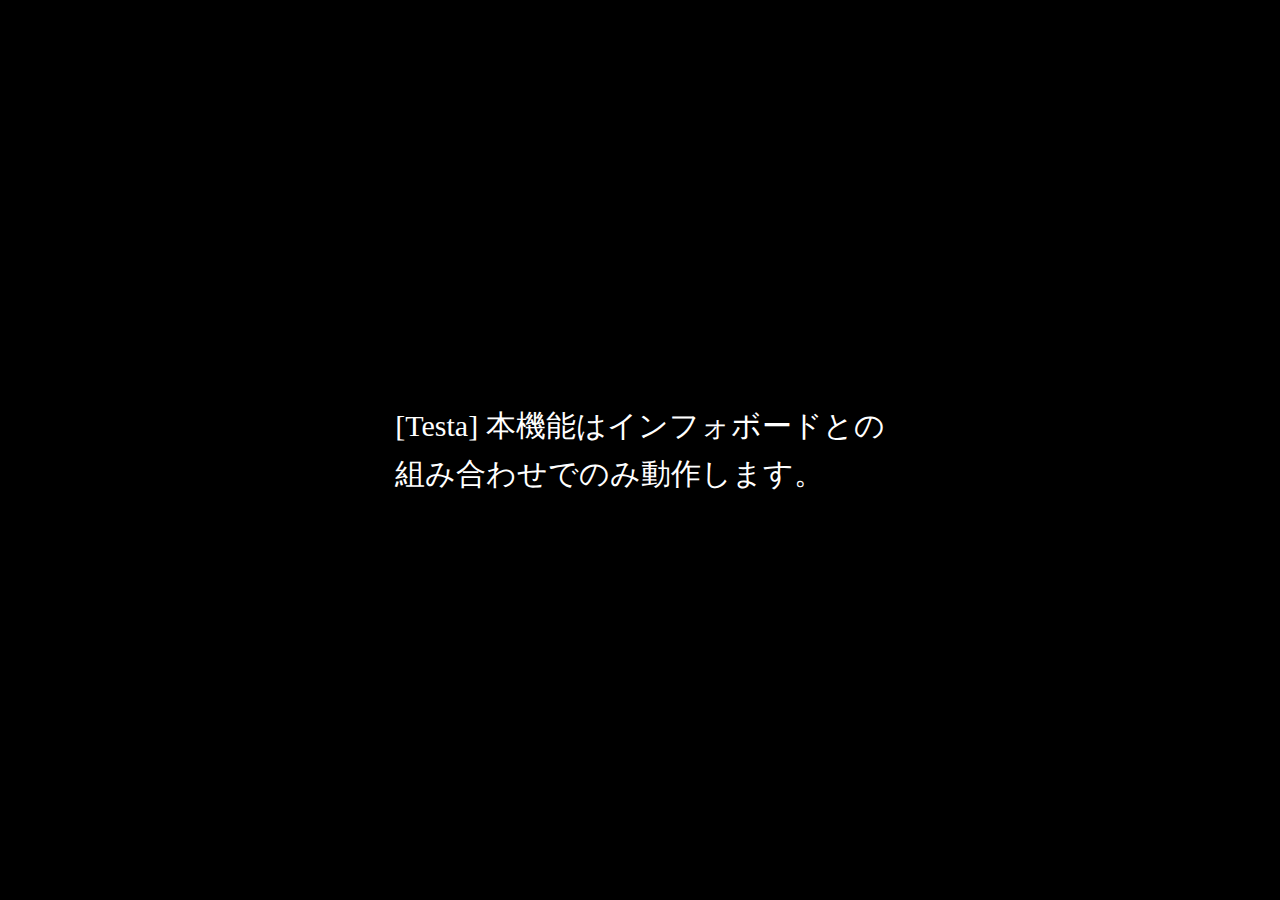
<file: index.html>
<!-- Last update: 2021/03/26 13:00 -->
<html lang="ja">
<head prefix="og: http://ogp.me/ns# fb: http://ogp.me/ns/fb# website: http://ogp.me/ns/website#">
  <meta charset="utf-8">
  <meta name="format-detection" content="telephone=no">
  <meta name="viewport" content="width=device-width, initial-scale=1">
  <link rel="icon" type="image/png" href="images/favicon.ico">
  <link rel="manifest" href="manifest.json">
  <title>test</title><!--インフォボードサイネージアドイン-->
  <link rel="preload" as="image" href="images/InfoWindow.Resource.Images.IBBG.aflo_AXHA018774.webp">
  <link rel="stylesheet" href="styles/index.css">
</head>

<body>
  <!-- for launching with no mode -->
  <div id="notification_container">
    <div>
      <div>[Testa] 本機能はインフォボードとの<br>組み合わせでのみ動作します。</div>
    </div>
  </div>

  <!-- for Signage Service (signage_bg_container) -->
  <div id="signage_bg_container">

    <div id="signage_blur_container">
    </div>

    <div id="signage_main_container">
      <div class="signage_content_container">
        <!-- for test -->
        <!--
        <div id="test_container" style="display:none;">
          <div>
            <button id="test_btn_receive_message" style="margin:10px; padding:4px">receive service message</button>
          </div>
          <div>
            <button id="test_btn_get_image_info" style="margin:10px; padding:4px">_getImageInfo</button>
          </div>
          <div>
            <button id="test_btn_get_image" style="margin:10px; padding:4px">_getLocalStorageImage</button>
          </div>
          <div>
            <button id="test_btn_dl_image" style="margin:10px; padding:4px">_downloadImage</button>
          </div>
          <div id="test_image_block"></div>
        </div>
        -->

        <div id="signage_clock"><span id="clock_hour"></span> <span id="clock_separator">:</span> <span id="clock_minute"></span></div>
        <div id="signage_clock_date"></div>

        <div id="signage_ad_container"></div>
        <div id="signage_copyright_container">河口湖 富士山 ©AFLO, Hideaki Tanaka</div>
      </div>
    </div>

    <div id="signage_navi_container">
      <div id="navi_prev_btn"></div>
      <div id="navi_next_btn"></div>
      <img id="navi_close_btn" src="images/ui/close_pwa.png" title="閉じる">
    </div>

  </div>

  <!-- for Video Ad (video_ad_container) -->
  <div id="video_ad_container">
    <div id="video_ad_frame">
      <div id="video_ad_content">
        <video id="video_ad_content_element">
          <source src=""></source>
        </video>
      </div>
      <div id="video_ad_display_container"></div>
    </div>

    <div id="video_ad_navi_container">
      <div id="video_ad_prev_btn"></div>
      <div id="video_ad_next_btn"></div>
      <div id="video_ad_close_btn"></div>

      <div id="video_ad_volume_btn"></div>

      <div id="video_ad_volume_container" style="display:none;">
        <input type="range" id="video_ad_volume" class="video_ad_volume_slider_vertical" min="0" max="100" value="0">
        <div id="video_ad_volume_label">0</div>
        <div id="video_ad_slider_fill_rect"></div>
      </div>

    </div>

  </div>

  <script type="module" src="scripts/IbPwaCore.js"></script>
  <script type="module" src="scripts/IbPwaUi.js"></script>

</body>
</html>
</file>
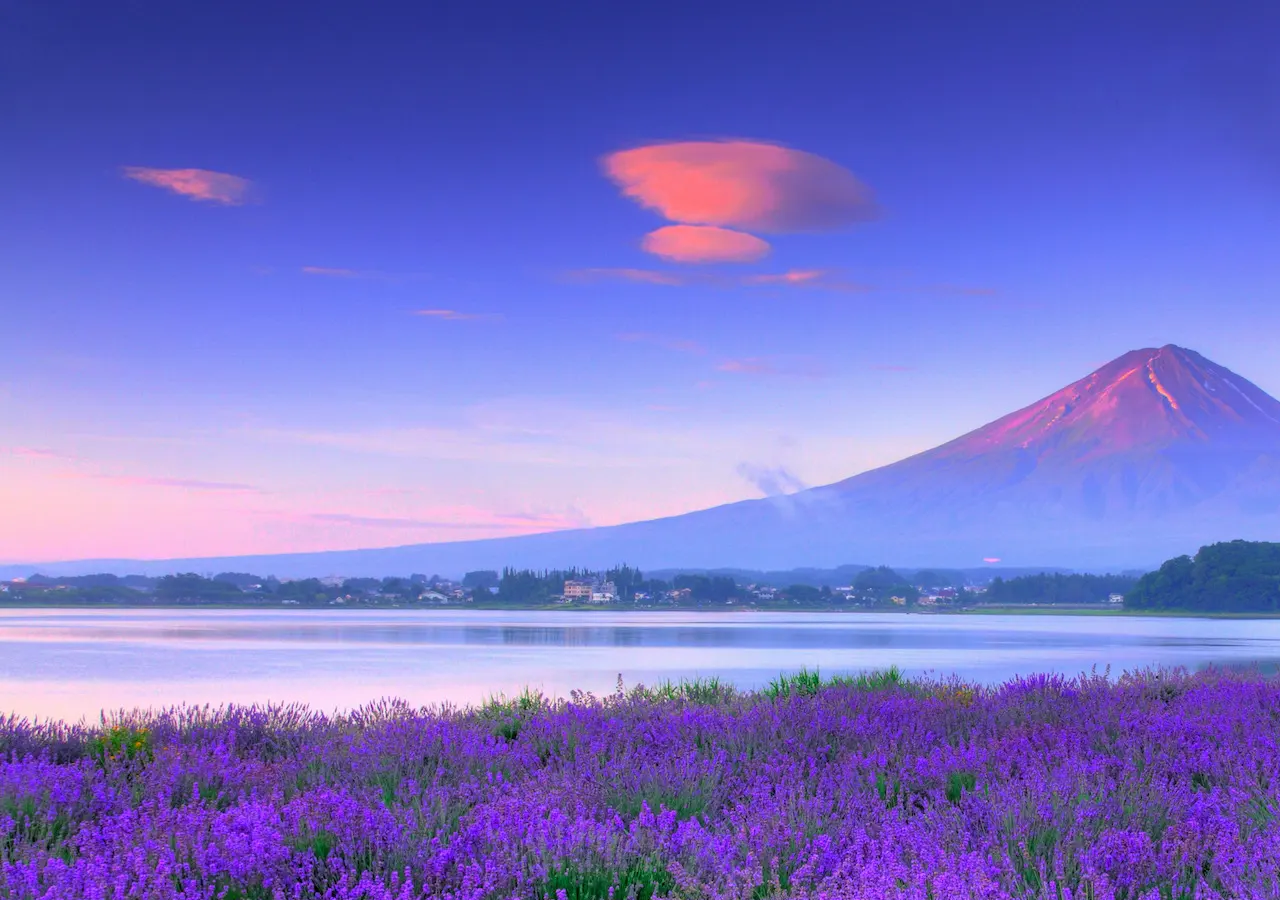
<file: board.html>
<!DOCTYPE html>
<!-- saved from url=(0014)about:internet -->
<html>
<head>
  <meta charset="UTF-8">
  <meta name="viewport" content="width=683">
  <style>@-ms-viewport{width:683px;}</style>
</head>
<body>
  <style>
    .container {
      width: 50%;
    }

    body {
      background-image: url('./images/InfoWindow.Resource.Images.IBBG.aflo_AXHA018774.webp');
      background-color: black;
    }

    html {
      font-size: 62.5%;
    }

    * {
      margin: 0;
      padding: 0;
      box-sizing: border-box;
    }
  </style>
  <div class="container" id="test"></div>

  <script>
  	const test = document.getElementById('test');
  	window.onload = () => {
  		const sc = document.createElement('script');
  		sc.src = "https://iwappdev.mytimeline-news.com/cmsupload_dev/app/53/153/ibpwa-news.js";
  		sc.onload = () => {
  			const ib = document.createElement('ibpwa-news');
  			test.appendChild(ib);
  		};
  		test.appendChild(sc);
  	};
  </script>

</body>
</html>
</file>
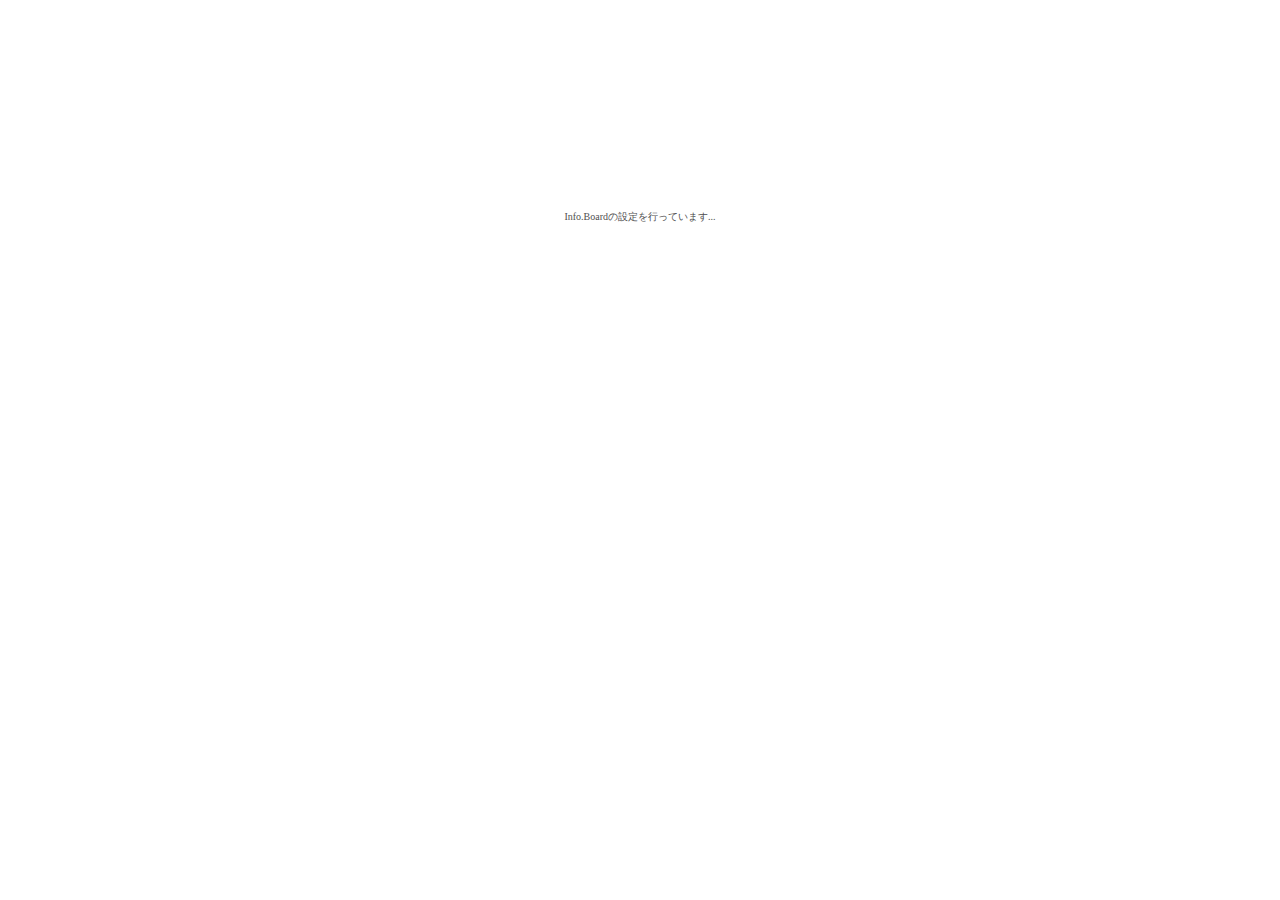
<file: ibpwa.html>
<!--Ver1.210119.1 -->
<html lang="ja">
<head prefix="og: http://ogp.me/ns# fb: http://ogp.me/ns/fb# website: http://ogp.me/ns/website#">
	<meta charset="utf-8">
	<meta http-equiv="X-UA-Compatible" content="IE=edge">
	<meta name="format-detection" content="telephone=no">
	<meta name="viewport" content="width=device-width, initial-scale=1">    
	<title>ibpwa</title>
	<link rel="stylesheet" href="styles/index.css">
	<link rel="stylesheet" href="styles/ibpwa.css">
</head>

<body>
	<div id="loader-wrap">
		<div class="loader">Loading...</div>
		<div id="loadingText">Info.Boardの設定を行っています...</div>
	</div>
	<iframe src="https://iwapp.mytimeline-news.com/cmsupload/service/4/92/InfoBoard_privacypolicy.html" width="100%" height="100%" frameborder="no"></iframe>
<script type="text/javascript" src="./scripts/ibpwa.js"></script>
</body>
</html>
</file>
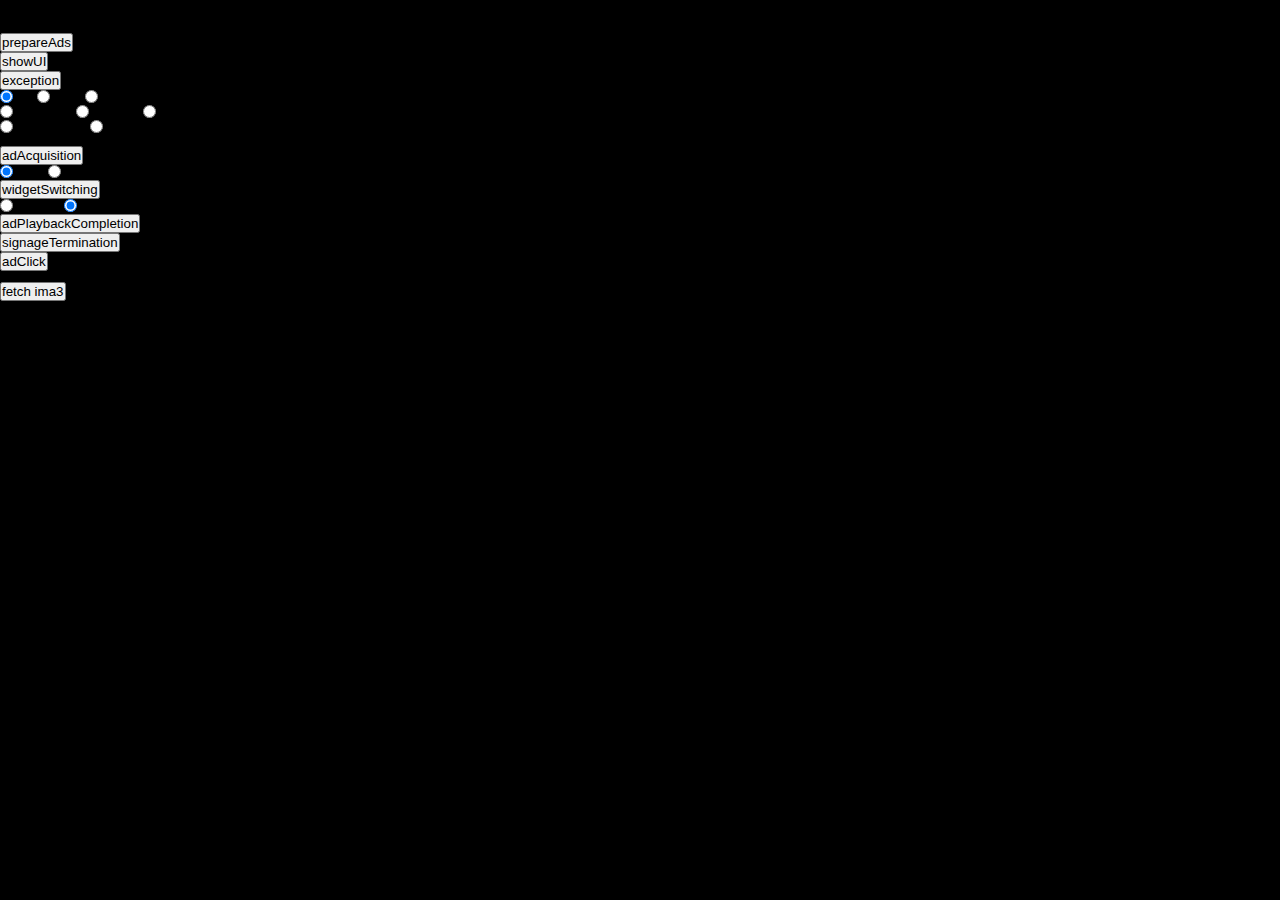
<file: test.html>
<html lang="ja">
<head prefix="og: http://ogp.me/ns# fb: http://ogp.me/ns/fb# website: http://ogp.me/ns/website#">
	<meta charset="utf-8">
	<meta http-equiv="X-UA-Compatible" content="IE=edge">
	<meta name="format-detection" content="telephone=no">
	<meta name="viewport" content="width=device-width, initial-scale=1">    
	<title>test</title>
	<link rel="stylesheet" href="styles/font-awesome.min.css">
	<link rel="stylesheet" href="styles/index.css">
</head>

<body>
  <main>
    <div id="contents">
      <div id="container">

        <div class="label">Observed</div>
        <div>
          <div>
            <span id="event_name">N/A</span>
          </div>
        </div>

        <div class="label">Dispatcher for Observe</div>
        <div>
          <div>
            <button id="btn_prepare_ads">prepareAds</button>
          </div>
          <div>
            <button id="btn_show_ui">showUI</button>
          </div>
          <div>
            <button id="btn_exception">exception</button>
            <form name="exception">
              <input type="radio" id="message_none" name="message" value="0" checked="checked"><label for="message_none">none</label>&nbsp;
              <input type="radio" id="message_not_pwa" name="message" value="1"><label for="message_not_pwa">notPwa</label>&nbsp;
              <input type="radio" id="message_non_support_ua" name="message" value="2"><label for="message_non_support_ua">nonSupportUa</label>&nbsp;<br>
              <input type="radio" id="message_process_started" name="message" value="3"><label for="message_process_started">processStarted</label>&nbsp;
              <input type="radio" id="message_invalid_code" name="message" value="4"><label for="message_invalid_code">invalidCode</label>&nbsp;
              <input type="radio" id="message_local_storage_access" name="message" value="5"><label for="message_local_storage_access">localStorageAccess</label>&nbsp;<br>
              <input type="radio" id="message_connection_failure" name="message" value="6"><label for="message_connection_failure">connectionFailure</label>&nbsp;
              <input type="radio" id="message_handshake_error" name="message" value="7"><label for="message_handshake_error">handshakeError</label>&nbsp;
            </form>
          </div>
        </div>

        <div class="label">Send</div>
        <div>
          <div>
            <button id="btn_ad_acquisition">adAcquisition</button>
            <form name="adAcquisition">
              <input type="radio" id="message_success" name="message" value="0" checked="checked"><label for="message_success">success</label>&nbsp;
              <input type="radio" id="message_failure" name="message" value="1"><label for="message_failure">failure</label>&nbsp;
            </form>
          </div>
          <div>
            <button id="btn_widget_switching">widgetSwitching</button>
            <form name="widgetSwitching">
              <input type="radio" id="message_widget_prev" name="message" value="2"><label for="message_widget_prev">widgetPrev</label>&nbsp;
              <input type="radio" id="message_widget_next" name="message" value="3" checked="checked"><label for="message_widget_next">widgetNext</label>&nbsp;
            </form>
          </div>
          <div>
            <button id="btn_ad_playback_completion">adPlaybackCompletion</button>
          </div>
          <div>
            <button id="btn_signage_termination">signageTermination</button>
          </div>
          <div>
            <button id="btn_ad_click">adClick</button>
          </div>
        </div>

        <div class="label">Test</div>
        <div>
          <div>
            <button id="btn_fetch_ima3">fetch ima3</button>
          </div>
        </div>

      </div>
    </div>
  </main>
  <script type="module" src="scripts/IbPwaTester.js"></script>
</body>
</html>
</file>
<file: styles/index.css>
/* Last update: 2021/03/08 16:40 */

* {
  margin: 0;
  padding: 0;
  box-sizing: border-box;
}

html {
  font-size: 62.5%;
  font-family: "segoe UI", "游ゴシック体", "Yu Gothic", YuGothic;
}

body {
	background-color: black;
}

:root {
  --bg-image: url('../images/InfoWindow.Resource.Images.IBBG.aflo_AXHA018774.webp');
}

#notification_container {
  width: 100%;
  height: 100%;
  display: flex;
  align-items: center;
  justify-content: center;
}

#notification_container div {
  font-size: 30px;
  line-height: 48px;
  color: white;
  width: fit-content;
  margin: 0 auto;
}

/********************************************************************************/
/* for Signage Service */
#signage_bg_container, #signage_blur_container:before {
  background: var(--bg-image);
  background-position: center;
  background-size: cover;
  background-attachment: fixed;
}

#signage_bg_container {
  display: none;
  width: 0;
  height: 100%;
  user-select: none;
  
  position: absolute;
  right: 0;
  overflow: hidden;
  transition: .5s;
}

#signage_bg_container.init {
  width: 100%;
}

#signage_blur_container:before {
  content: "";
  z-index: -1;
  filter: url("data:image/svg+xml,%3Csvg xmlns='http://www.w3.org/2000/svg'%3E%3Cfilter id='a' x='0' y='0' width='1' height='1' color-interpolation-filters='sRGB'%3E%3CfeGaussianBlur stdDeviation='10' result='b'/%3E%3CfeMorphology operator='dilate' radius='10'/%3E%3CfeMerge%3E%3CfeMergeNode/%3E%3CfeMergeNode in='b'/%3E%3C/feMerge%3E%3C/filter%3E%3C/svg%3E#a");
  opacity: 0.6;
  position: absolute;
  width: 100%;
  height: 100%;
  margin: 0;
  padding: 0;
}

#signage_blur_container {
  z-index: 0;
  overflow: hidden;
  width: 0px;
  height: 100%;
  background-color: rgb(0,0,0);
  margin: 0;
  padding: 0;
  position: absolute;
}

#signage_main_container {
  width: 50%;
  height: 100%;
  margin: 0;
  margin-left: 50%;
  padding: 0;
  position: absolute;
}

.signage_content_container {
  margin: 40px;
}

.inframe {
  width: 100%;
  height: 100%;
  border-style: none;
}

#signage_navi_container {
  width: 100%;
  height: 100%;
  display: flex;
  align-items: center;
}

/* (1920x1080) Full HD Display -> (3840x2160) 4K */
@media screen and (max-width: 3840px) {
  :root {
    --navi-prev-size: 51px;
    --navi-next-size: 51px;
    --navi-close-size: 59px;
    --navi-close-top: 21px;
    --navi-close-right: 21px;
    --ad-container-right: 24px;
    --ad-container-bottom: 91px;
    --copyright-container-right: 32px;
    --copyright-container-bottom: 35px;
    --copyright-container-font-size: 17px;
    --clock-right: 53px;
    --clock-bottom: 160px;
    --clock-font-size: 167px;
    --clock-line-height: 222px;
    --clock-date-font-size: 44px;
    --clock-date-line-height: 73px;
    --clock-date-right: 52px;
    --clock-date-bottom: 101px;
  }
}

/* (1366x768) WXGA Display */
@media screen and (max-width: 1366px) {
  :root {
    --navi-prev-size: 36px;
    --navi-next-size: 36px;
    --navi-close-size: 42px;
    --navi-close-top: 15px;
    --navi-close-right: 15px;
    --ad-container-right: 18px;
    --ad-container-bottom: 65px;
    --copyright-container-right: 23px;
    --copyright-container-bottom: 24px;
    --copyright-container-font-size: 12px;
    --clock-right: 38px;
    --clock-bottom: 114px;
    --clock-font-size: 119px;
    --clock-line-height: 158px;
    --clock-date-font-size: 32px;
    --clock-date-line-height: 52px;
    --clock-date-right: 37px;
    --clock-date-bottom: 72px;
  }
}

#signage_clock {
  display: none;
  position: absolute;
  right: var(--clock-right);
  bottom: var(--clock-bottom);
  font-size: var(--clock-font-size);
  line-height: var(--clock-line-height);
}

#clock_separator {
  animation: secondClock 1s infinite;
}

#signage_clock_date {
  display: none;
  position: absolute;
  right: var(--clock-date-right);
  bottom: var(--clock-date-bottom);
  font-size: var(--clock-date-font-size);
  line-height: var(--clock-date-line-height);
}

@keyframes secondClock {
  from {
      opacity: 1;
  }
  to {
      opacity: 0;
  }
}

#navi_prev_btn {
  position: relative;
  left: 0;
  width: var(--navi-prev-size);
  height: var(--navi-prev-size);
  background: url("[data-uri]") top center / var(--navi-prev-size) var(--navi-prev-size) no-repeat content-box;
}

#navi_prev_btn:hover {
  background: url("[data-uri]") top center / var(--navi-prev-size) var(--navi-prev-size) no-repeat content-box;
}

#navi_next_btn {
  position: absolute;
  right: 0;
  width: var(--navi-next-size);
  height: var(--navi-next-size);
  background: url("[data-uri]") top center / var(--navi-next-size) var(--navi-next-size) no-repeat content-box;
}

#navi_next_btn:hover {
  background: url("[data-uri]") top center / var(--navi-next-size) var(--navi-next-size) no-repeat content-box;
}

@keyframes fadeout {
  0% {
      opacity: 1;
  }
  100% {
      opacity: 0;
  }
}

#navi_prev_btn.fadeout {
  animation: fadeout 1.5s ease 0.2s 1 forwards;
}

#navi_next_btn.fadeout {
  animation: fadeout 1.5s ease 0.2s 1 forwards;
}

#navi_close_btn {
  position: absolute;
  top: var(--navi-close-top);
  right: var(--navi-close-right);
  width: var(--navi-close-size);
  height: var(--navi-close-size);
}

#signage_ad_container {
  position: absolute;
  right: var(--ad-container-right);
  bottom: var(--ad-container-bottom);
  
  /* test size*/
  width: 300px;
  height: 250px;
}

#signage_copyright_container {
  position: absolute;
  right: var(--copyright-container-right);
  bottom: var(--copyright-container-bottom);
  font-size: var(--copyright-container-font-size);
  color: white;
}

/********************************************************************************/
/* for Video Ad */
#video_ad_container {
  width: 100%;
  height: 100%;
  overflow: hidden;
  display: none;
  background: black;
}

#video_ad_navi_container {
  width: 100%;
  height: 100%;
  display: flex;
  align-items: center;
  display: none;
}

#video_ad_prev_btn {
  position: relative;
  left: 0;
  width: 36px;
  height: 36px;
  background: url("../images/ui/previous.png") top center / 36px 36px no-repeat content-box;
}

#video_ad_prev_btn:hover {
  background: url("../images/ui/previous_focus.png") top center / 36px 36px no-repeat content-box;
}

#video_ad_next_btn {
  position: absolute;
  right: 0;
  width: 36px;
  height: 36px;
  background: url("../images/ui/next.png") top center / 36px 36px no-repeat content-box;
}

#video_ad_next_btn:hover {
  background: url("../images/ui/next_focus.png") top center / 36px 36px no-repeat content-box;
}

#video_ad_close_btn {
  position: absolute;
  top: 0;
  right: 0;
  width: 72px;
  height: 72px;
  background: url("../images/ui/close.png") top center / 72px 72px no-repeat content-box;
}

#video_ad_close_btn:hover {
  background: url("../images/ui/close_focus.png") top center / 72px 72px no-repeat content-box;
}

#video_ad_frame {
  position: absolute;
	top: 0;
  left: 0;
  right: 0;
  bottom: 0;
	margin: auto;
	user-select: none;
	-webkit-user-select: none;
	-ms-user-select: none;
}

#video_ad_content, #video_ad_display_container {
	position: absolute;
  top: 0;
	left: 0;
  right: 0;
  bottom: 0;
  margin: auto;
}

#video_ad_content_element {
  width: 800px;
  height: 450px;
  overflow: hidden;
}

#video_ad_volume_btn {
	position: absolute;
	width: 42px;
	height: 42px;
	bottom: 12px;
	right: 36px;
	background-image: url("../images/ui/sound_default.png");
	background-size: contain;
  }
  
#video_ad_volume_btn.on {
	background-image: url("../images/ui/sound_click.png");
}

.video_ad_volume_slider_vertical {
  cursor: pointer;
  padding: 0;
  margin: 0;
  width: 200px;
  height: 10px;
  background-color: #969696;
  border: none;
  box-sizing: border-box;
  background-clip: padding-box;
  vertical-align: top;
  outline: none;
  -webkit-appearance: none;
}

.video_ad_volume_slider_vertical::-webkit-slider-thumb {
  cursor: pointer;
  -webkit-appearance: none;
}

.video_ad_volume_slider_vertical {
  background: #969696;
  height: 10px;
}

.video_ad_volume_slider_vertical::-webkit-slider-thumb {
  height: 16px;
  width: 16px;
  background: #e5e9e8;
}

.video_ad_volume_slider_vertical {
  transform: rotate(-90deg);  
  position: absolute;
  bottom: 184px;
  right: -43px;
}

/* Active state for slider thumb*/
/*
.video_ad_volume_slider_vertical:active::-webkit-slider-thumb {
  border: 1px solid #28aaff;
  box-shadow: 0 0 0 2px #28aaff;
}
*/

#video_ad_volume_label {
  position: absolute;
  color: #28aaff;
  font-size: 15px;
  text-align: center;
  line-height: 16px;
  width: 42px;
  right: 36px;
  bottom: 66px;
}

#video_ad_slider_fill_rect {
  pointer-events: none;
  position: absolute;
  bottom: 90px;
  right: 52px;
  padding: 0;
  margin: 0;
  width: 10px;
  height: 0px;
  background-color: #28aaff;
}
</file>
<file: styles/ibpwa.css>
/* Ver1.210119.1 */
* {
	margin: 0px;
	padding: 0px;
	overflow: hidden;
}

body {
	background-color: white;
}

iframe {
	display: block;
	border: none;
	border-width: 0px;
	width: 100%;
	height: 100%;
}

#loader-wrap {
	position: fixed;
	display: block;
  align-items: center;
  justify-content: center;
  width: 100%;
  height: 100%;
  background: #fff;
}

#loadingText{
	text-align: center;
	color: #505050;
}

.loader {
  /* color: #828282; */
  color: gray;
	font-size: 10px;
  margin: 100px auto;
  width: 1em;
  height: 1em;
  border-radius: 50%;
  position: relative;
  text-indent: -9999em;
  -webkit-animation: load4 1.3s infinite linear;
  animation: load4 1.3s infinite linear;
  -webkit-transform: translateZ(0);
  -ms-transform: translateZ(0);
  transform: translateZ(0);
}
@-webkit-keyframes load4 {
  0%,
  100% {
    box-shadow: 0 -3em 0 0.2em, 2em -2em 0 0em, 3em 0 0 -1em, 2em 2em 0 -1em, 0 3em 0 -1em, -2em 2em 0 -1em, -3em 0 0 -1em, -2em -2em 0 0;
  }
  12.5% {
    box-shadow: 0 -3em 0 0, 2em -2em 0 0.2em, 3em 0 0 0, 2em 2em 0 -1em, 0 3em 0 -1em, -2em 2em 0 -1em, -3em 0 0 -1em, -2em -2em 0 -1em;
  }
  25% {
    box-shadow: 0 -3em 0 -0.5em, 2em -2em 0 0, 3em 0 0 0.2em, 2em 2em 0 0, 0 3em 0 -1em, -2em 2em 0 -1em, -3em 0 0 -1em, -2em -2em 0 -1em;
  }
  37.5% {
    box-shadow: 0 -3em 0 -1em, 2em -2em 0 -1em, 3em 0em 0 0, 2em 2em 0 0.2em, 0 3em 0 0em, -2em 2em 0 -1em, -3em 0em 0 -1em, -2em -2em 0 -1em;
  }
  50% {
    box-shadow: 0 -3em 0 -1em, 2em -2em 0 -1em, 3em 0 0 -1em, 2em 2em 0 0em, 0 3em 0 0.2em, -2em 2em 0 0, -3em 0em 0 -1em, -2em -2em 0 -1em;
  }
  62.5% {
    box-shadow: 0 -3em 0 -1em, 2em -2em 0 -1em, 3em 0 0 -1em, 2em 2em 0 -1em, 0 3em 0 0, -2em 2em 0 0.2em, -3em 0 0 0, -2em -2em 0 -1em;
  }
  75% {
    box-shadow: 0em -3em 0 -1em, 2em -2em 0 -1em, 3em 0em 0 -1em, 2em 2em 0 -1em, 0 3em 0 -1em, -2em 2em 0 0, -3em 0em 0 0.2em, -2em -2em 0 0;
  }
  87.5% {
    box-shadow: 0em -3em 0 0, 2em -2em 0 -1em, 3em 0 0 -1em, 2em 2em 0 -1em, 0 3em 0 -1em, -2em 2em 0 0, -3em 0em 0 0, -2em -2em 0 0.2em;
  }
}
@keyframes load4 {
  0%,
  100% {
    box-shadow: 0 -3em 0 0.2em, 2em -2em 0 0em, 3em 0 0 -1em, 2em 2em 0 -1em, 0 3em 0 -1em, -2em 2em 0 -1em, -3em 0 0 -1em, -2em -2em 0 0;
  }
  12.5% {
    box-shadow: 0 -3em 0 0, 2em -2em 0 0.2em, 3em 0 0 0, 2em 2em 0 -1em, 0 3em 0 -1em, -2em 2em 0 -1em, -3em 0 0 -1em, -2em -2em 0 -1em;
  }
  25% {
    box-shadow: 0 -3em 0 -0.5em, 2em -2em 0 0, 3em 0 0 0.2em, 2em 2em 0 0, 0 3em 0 -1em, -2em 2em 0 -1em, -3em 0 0 -1em, -2em -2em 0 -1em;
  }
  37.5% {
    box-shadow: 0 -3em 0 -1em, 2em -2em 0 -1em, 3em 0em 0 0, 2em 2em 0 0.2em, 0 3em 0 0em, -2em 2em 0 -1em, -3em 0em 0 -1em, -2em -2em 0 -1em;
  }
  50% {
    box-shadow: 0 -3em 0 -1em, 2em -2em 0 -1em, 3em 0 0 -1em, 2em 2em 0 0em, 0 3em 0 0.2em, -2em 2em 0 0, -3em 0em 0 -1em, -2em -2em 0 -1em;
  }
  62.5% {
    box-shadow: 0 -3em 0 -1em, 2em -2em 0 -1em, 3em 0 0 -1em, 2em 2em 0 -1em, 0 3em 0 0, -2em 2em 0 0.2em, -3em 0 0 0, -2em -2em 0 -1em;
  }
  75% {
    box-shadow: 0em -3em 0 -1em, 2em -2em 0 -1em, 3em 0em 0 -1em, 2em 2em 0 -1em, 0 3em 0 -1em, -2em 2em 0 0, -3em 0em 0 0.2em, -2em -2em 0 0;
  }
  87.5% {
    box-shadow: 0em -3em 0 0, 2em -2em 0 -1em, 3em 0 0 -1em, 2em 2em 0 -1em, 0 3em 0 -1em, -2em 2em 0 0, -3em 0em 0 0, -2em -2em 0 0.2em;
  }
}
</file>
